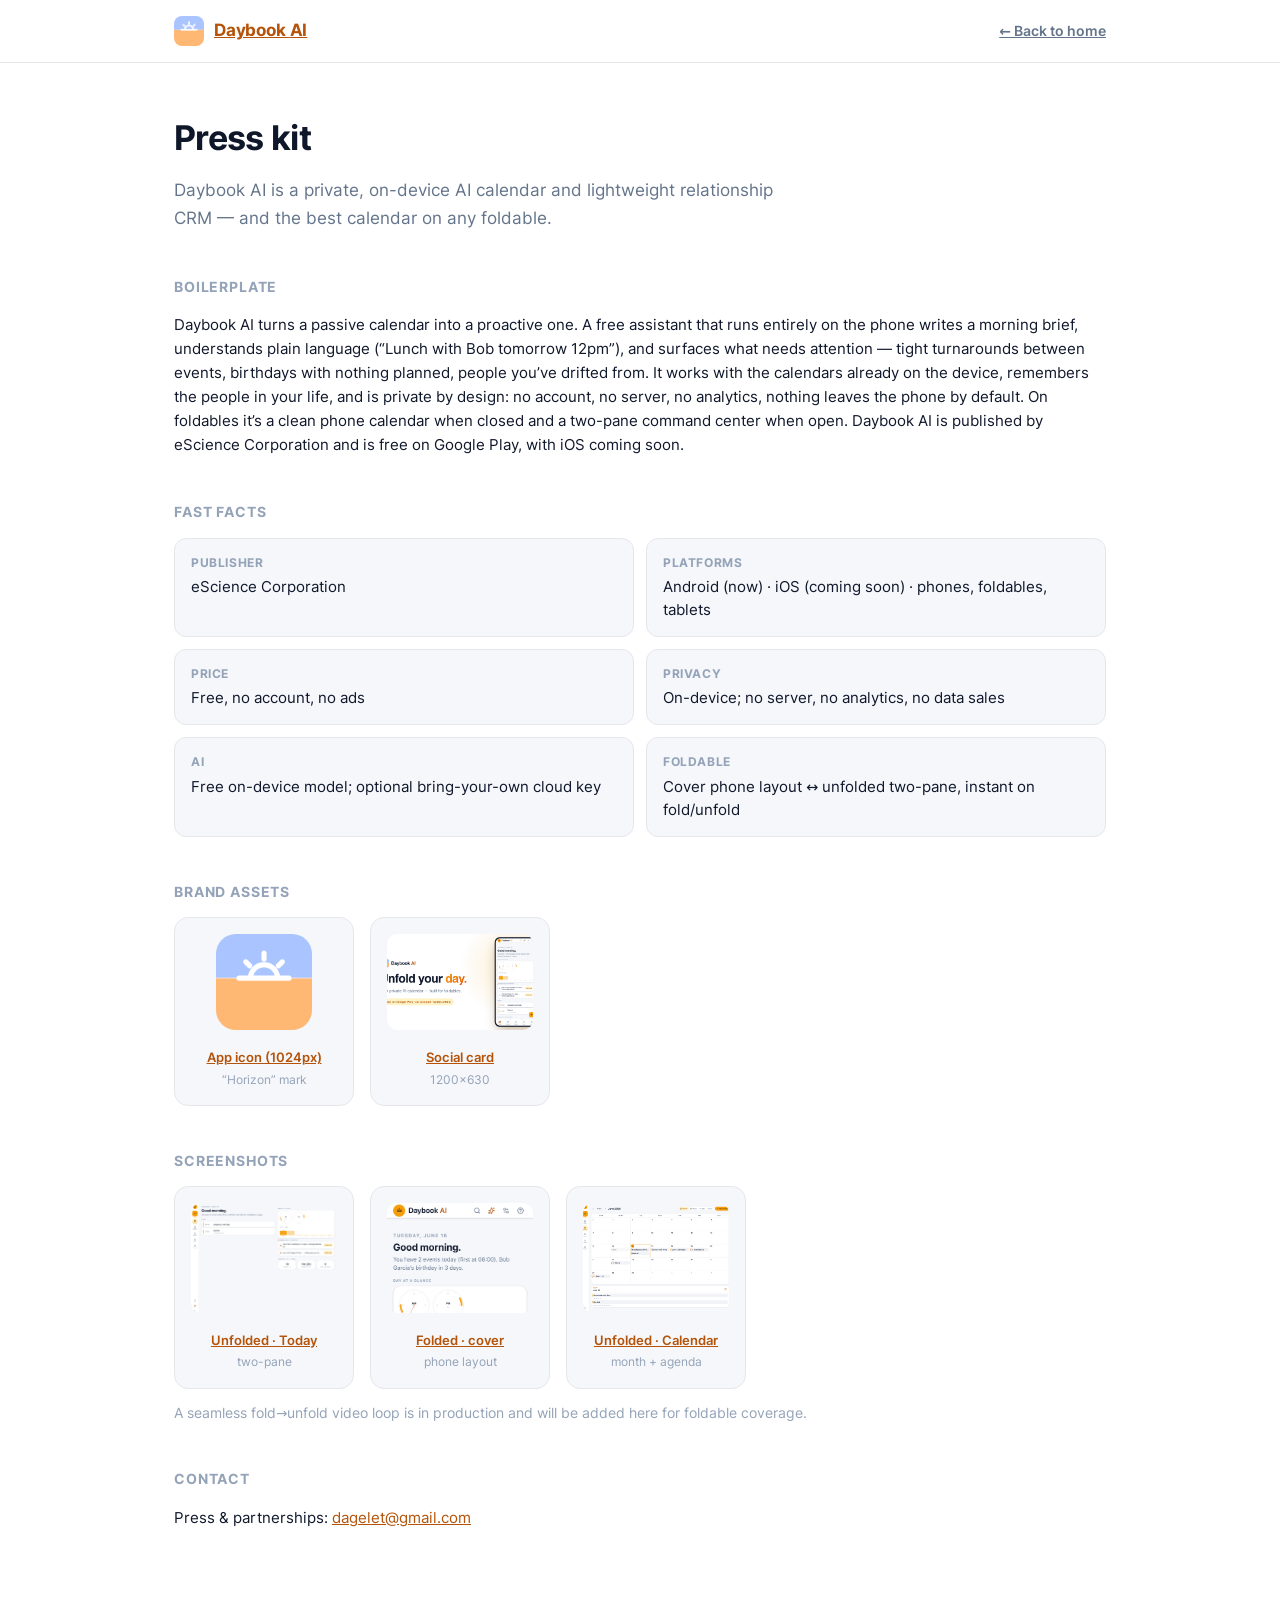
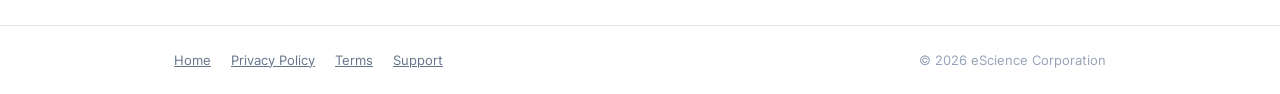
<file: press.html>
<!DOCTYPE html>
<html lang="en">
<head>
<meta charset="utf-8" />
<meta name="viewport" content="width=device-width, initial-scale=1" />
<title>Daybook AI — Press kit</title>
<meta name="description" content="Press kit for Daybook AI — a private, on-device AI calendar built for foldables. Logo, icon, screenshots and boilerplate for journalists." />
<meta name="theme-color" content="#f59e0b" />
<link rel="icon" type="image/png" href="/assets/brand/icon-only.png" />
<link rel="stylesheet" href="/styles.css" />
<style>
  * { box-sizing: border-box; }
  body { margin: 0; background: var(--bg-surface); color: var(--text-primary); font-family: var(--font-sans); -webkit-font-smoothing: antialiased; line-height: 1.6; }
  a { color: var(--brand-ink); }
  .bar { border-bottom: 1px solid var(--border); }
  .bar .row { max-width: 980px; margin: 0 auto; padding: 16px 24px; display: flex; align-items: center; justify-content: space-between; }
  .brand { display: flex; align-items: center; gap: 10px; }
  .brand img { width: 30px; height: 30px; border-radius: 8px; }
  .brand b { font-size: 17px; letter-spacing: -0.01em; }
  .brand b span { color: var(--brand-ink); }
  .back { font-size: 14px; font-weight: 600; color: var(--text-secondary); }
  .wrap { max-width: 980px; margin: 0 auto; padding: 48px 24px 80px; }
  h1 { font-size: 34px; letter-spacing: -0.02em; margin: 0; }
  .lede { color: var(--text-secondary); font-size: 17px; max-width: 640px; margin: 12px 0 0; }
  h2 { font-size: 14px; text-transform: uppercase; letter-spacing: 0.06em; color: var(--text-muted); margin: 44px 0 14px; }
  .facts { display: grid; grid-template-columns: repeat(2,1fr); gap: 12px; }
  .fact { background: var(--bg-app); border: 1px solid var(--border); border-radius: 12px; padding: 14px 16px; font-size: 14.5px; }
  .fact b { display: block; font-size: 12px; text-transform: uppercase; letter-spacing: 0.05em; color: var(--text-muted); margin-bottom: 4px; }
  p { font-size: 15px; }
  .assets { display: flex; gap: 16px; flex-wrap: wrap; }
  .asset { background: var(--bg-app); border: 1px solid var(--border); border-radius: 14px; padding: 16px; text-align: center; width: 180px; }
  .asset img { width: 96px; height: 96px; border-radius: 20px; }
  .asset .shot { width: 100%; height: 110px; object-fit: cover; object-position: top; border-radius: 10px; }
  .asset a { display: block; margin-top: 10px; font-size: 13px; font-weight: 600; }
  .asset span { display: block; font-size: 12px; color: var(--text-muted); margin-top: 2px; }
  footer { border-top: 1px solid var(--border); font-size: 13px; color: var(--text-muted); }
  footer .row { max-width: 980px; margin: 0 auto; padding: 24px; display: flex; gap: 20px; flex-wrap: wrap; }
  footer a { color: var(--text-secondary); }
  @media (max-width:560px){ .facts{grid-template-columns:1fr} }
</style>
</head>
<body>
<div class="bar"><div class="row">
  <a class="brand" href="/"><img src="/assets/brand/icon-only.png" alt="Daybook AI" /><b>Daybook <span>AI</span></b></a>
  <a class="back" href="/">← Back to home</a>
</div></div>

<div class="wrap">
  <h1>Press kit</h1>
  <p class="lede">Daybook AI is a private, on-device AI calendar and lightweight relationship CRM — and the best calendar on any foldable.</p>

  <h2>Boilerplate</h2>
  <p>Daybook AI turns a passive calendar into a proactive one. A free assistant that runs entirely on the phone writes a morning brief, understands plain language (“Lunch with Bob tomorrow 12pm”), and surfaces what needs attention — tight turnarounds between events, birthdays with nothing planned, people you’ve drifted from. It works with the calendars already on the device, remembers the people in your life, and is private by design: no account, no server, no analytics, nothing leaves the phone by default. On foldables it’s a clean phone calendar when closed and a two-pane command center when open. Daybook AI is published by eScience Corporation and is free on Google Play, with iOS coming soon.</p>

  <h2>Fast facts</h2>
  <div class="facts">
    <div class="fact"><b>Publisher</b>eScience Corporation</div>
    <div class="fact"><b>Platforms</b>Android (now) · iOS (coming soon) · phones, foldables, tablets</div>
    <div class="fact"><b>Price</b>Free, no account, no ads</div>
    <div class="fact"><b>Privacy</b>On-device; no server, no analytics, no data sales</div>
    <div class="fact"><b>AI</b>Free on-device model; optional bring-your-own cloud key</div>
    <div class="fact"><b>Foldable</b>Cover phone layout ↔ unfolded two-pane, instant on fold/unfold</div>
  </div>

  <h2>Brand assets</h2>
  <div class="assets">
    <div class="asset"><img src="/assets/brand/icon-only.png" alt="Daybook AI Horizon icon" /><a href="/assets/brand/icon-only.png" download>App icon (1024px)</a><span>“Horizon” mark</span></div>
    <div class="asset"><img src="/assets/og/og-card.png" alt="Daybook AI OG card" style="width:100%;height:96px;object-fit:cover;border-radius:10px;" /><a href="/assets/og/og-card.png" download>Social card</a><span>1200×630</span></div>
  </div>

  <h2>Screenshots</h2>
  <div class="assets">
    <div class="asset"><img class="shot" src="/assets/shots/fold-open-today.png" alt="Unfolded two-pane Today" /><a href="/assets/shots/fold-open-today.png" download>Unfolded · Today</a><span>two-pane</span></div>
    <div class="asset"><img class="shot" src="/assets/shots/fold-cover-today.png" alt="Folded cover Today" /><a href="/assets/shots/fold-cover-today.png" download>Folded · cover</a><span>phone layout</span></div>
    <div class="asset"><img class="shot" src="/assets/shots/fold-open-calendar.png" alt="Unfolded calendar" /><a href="/assets/shots/fold-open-calendar.png" download>Unfolded · Calendar</a><span>month + agenda</span></div>
  </div>
  <p style="font-size:13.5px;color:var(--text-muted);margin-top:14px;">A seamless fold→unfold video loop is in production and will be added here for foldable coverage.</p>

  <h2>Contact</h2>
  <p>Press &amp; partnerships: <a href="mailto:dagelet@gmail.com">dagelet@gmail.com</a></p>
</div>

<footer><div class="row">
  <a href="/">Home</a><a href="/privacy.html">Privacy Policy</a><a href="/terms.html">Terms</a><a href="mailto:dagelet@gmail.com">Support</a>
  <span style="flex:1"></span><span>© 2026 eScience Corporation</span>
</div></footer>
</body>
</html>
</file>
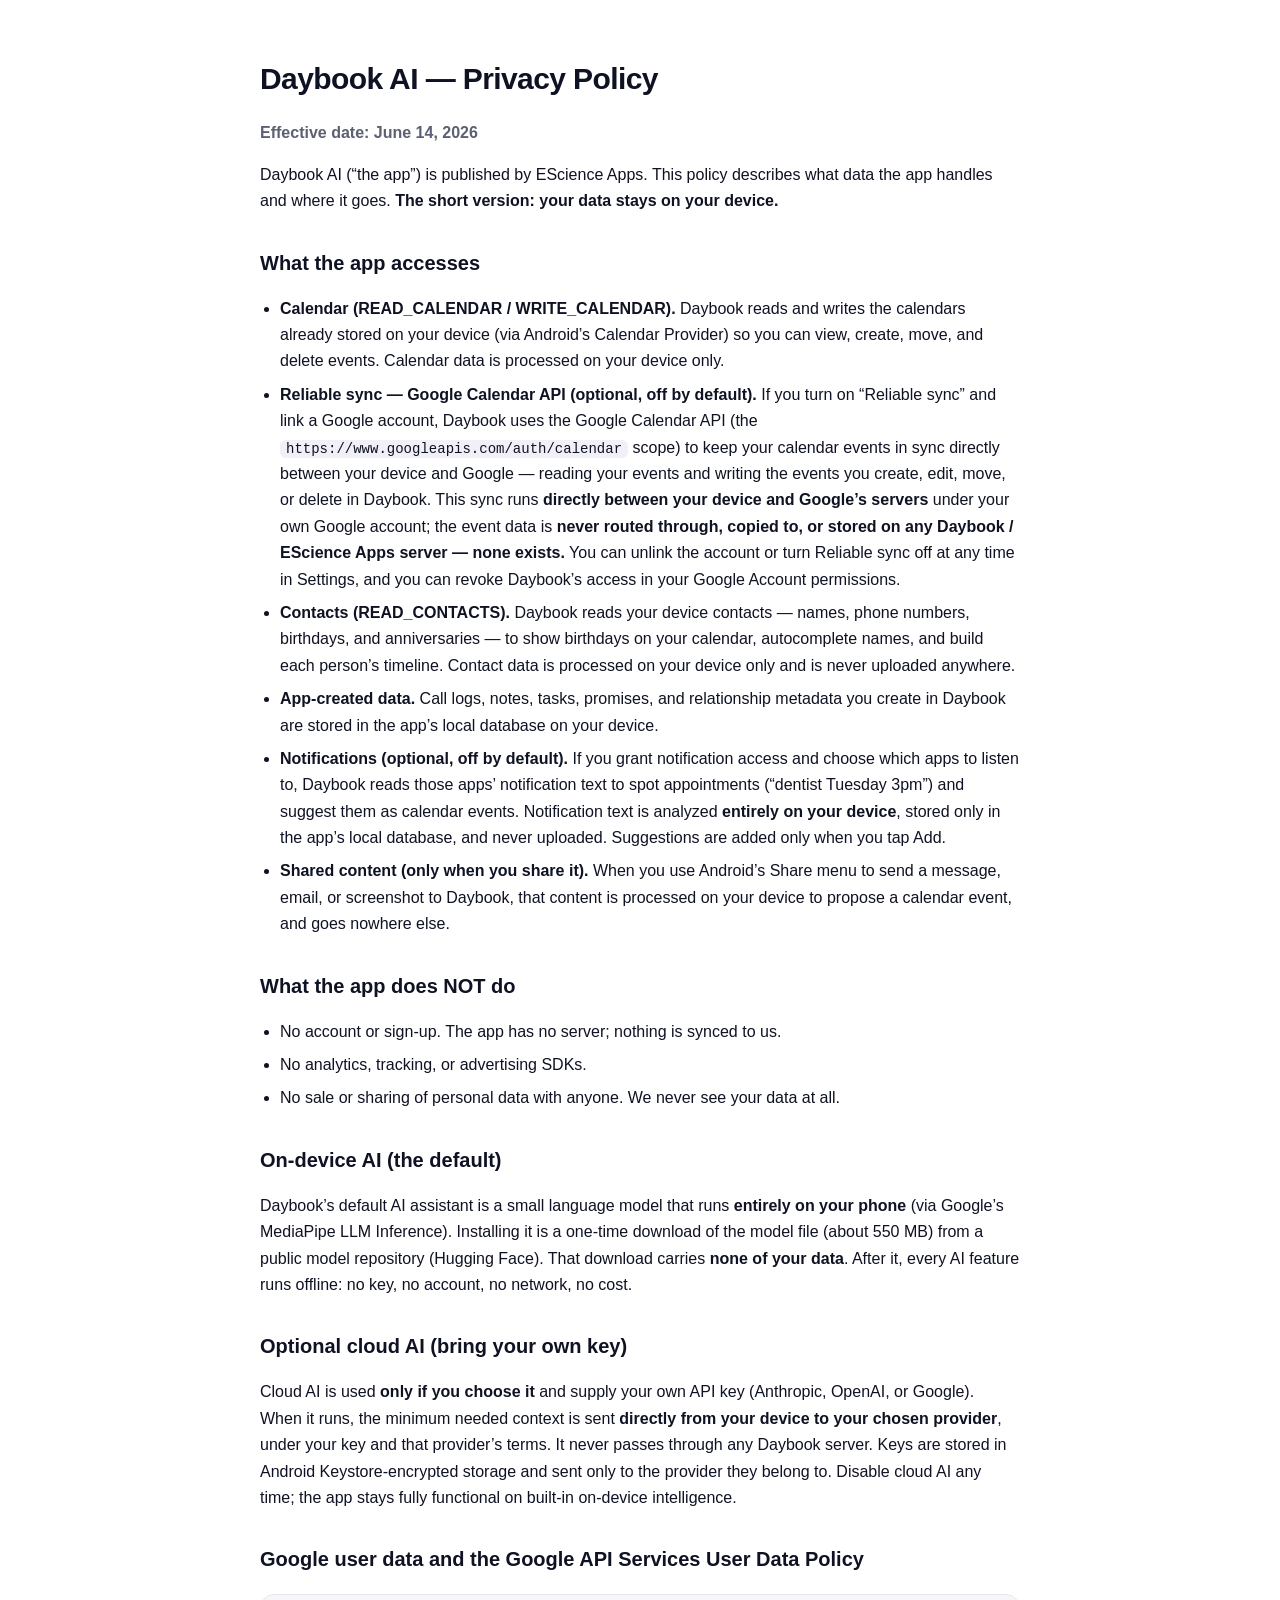
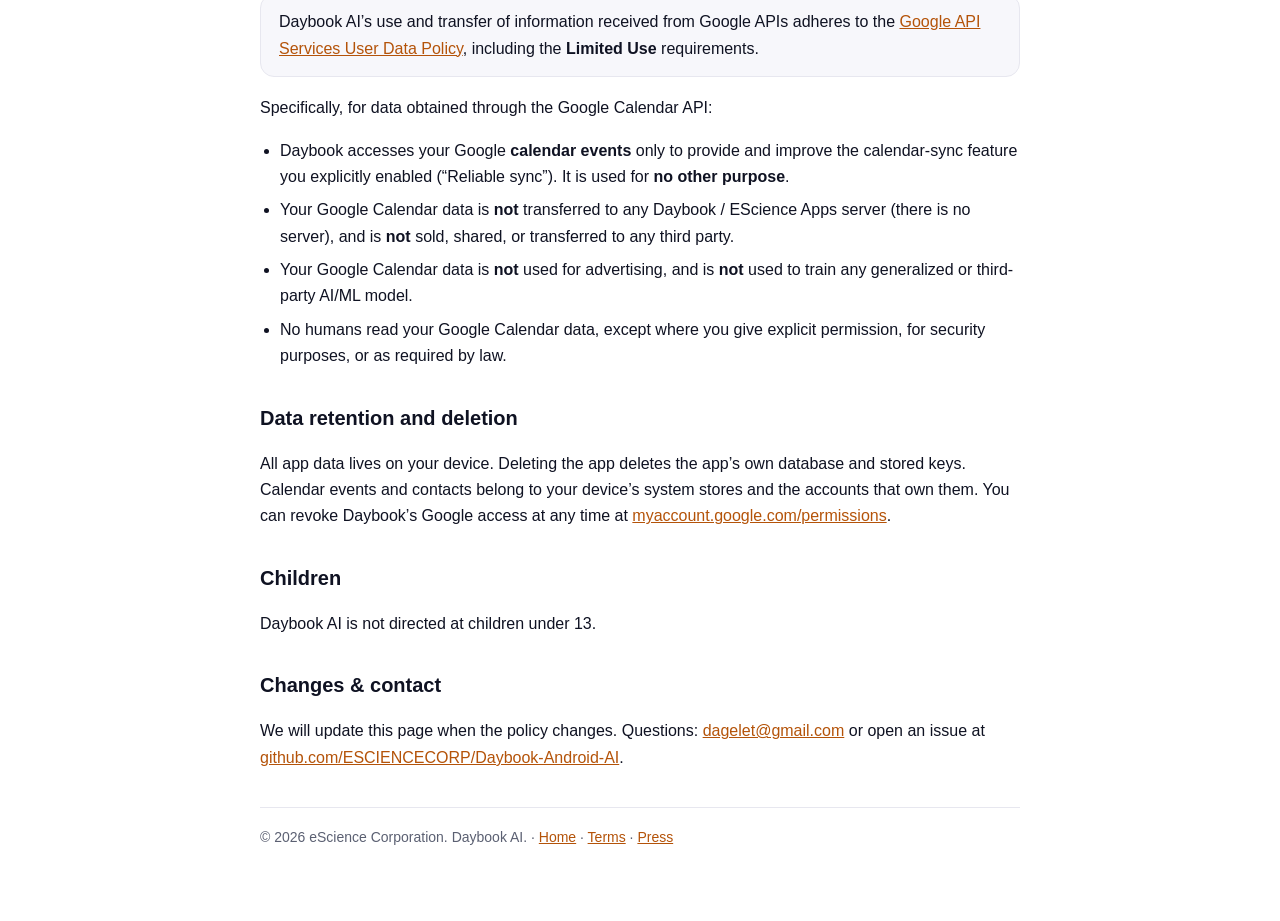
<file: privacy.html>
<!doctype html>
<html lang="en">
<head>
<meta charset="utf-8">
<meta name="viewport" content="width=device-width, initial-scale=1">
<title>Daybook AI — Privacy Policy</title>
<meta name="description" content="Daybook AI privacy policy. Local-first; your data stays on your device. Google Calendar API use follows the Google API Services User Data Policy, including Limited Use.">
<style>
  :root { --brand:#b45309; --ink:#0f1222; --muted:#5b6072; --bg:#fff; --line:#e7e7ef; }
  body { margin:0; font:16px/1.65 -apple-system,BlinkMacSystemFont,"Segoe UI",Roboto,Helvetica,Arial,sans-serif; color:var(--ink); background:var(--bg); }
  .wrap { max-width:760px; margin:0 auto; padding:48px 20px 72px; }
  h1 { font-size:30px; letter-spacing:-.02em; margin:.2em 0; }
  h2 { font-size:20px; margin:1.6em 0 .4em; }
  .eff { color:var(--muted); }
  a { color:var(--brand); }
  ul { padding-left:20px; } li { margin:7px 0; }
  .tldr { background:#f7f7fb; border:1px solid var(--line); border-radius:14px; padding:14px 18px; margin:18px 0; }
  footer { margin-top:36px; color:var(--muted); font-size:14px; border-top:1px solid var(--line); padding-top:18px; }
  code { background:#f1f0f7; padding:1px 6px; border-radius:6px; font-size:14px; }
</style>
</head>
<body>
<div class="wrap">
  <h1>Daybook AI — Privacy Policy</h1>
  <p class="eff"><strong>Effective date: June 14, 2026</strong></p>
  <p>Daybook AI (“the app”) is published by EScience Apps. This policy describes what data the app handles and where it goes. <strong>The short version: your data stays on your device.</strong></p>

  <h2>What the app accesses</h2>
  <ul>
    <li><strong>Calendar (READ_CALENDAR / WRITE_CALENDAR).</strong> Daybook reads and writes the calendars already stored on your device (via Android’s Calendar Provider) so you can view, create, move, and delete events. Calendar data is processed on your device only.</li>
    <li><strong>Reliable sync — Google Calendar API (optional, off by default).</strong> If you turn on “Reliable sync” and link a Google account, Daybook uses the Google Calendar API (the <code>https://www.googleapis.com/auth/calendar</code> scope) to keep your calendar events in sync directly between your device and Google — reading your events and writing the events you create, edit, move, or delete in Daybook. This sync runs <strong>directly between your device and Google’s servers</strong> under your own Google account; the event data is <strong>never routed through, copied to, or stored on any Daybook / EScience Apps server — none exists.</strong> You can unlink the account or turn Reliable sync off at any time in Settings, and you can revoke Daybook’s access in your Google Account permissions.</li>
    <li><strong>Contacts (READ_CONTACTS).</strong> Daybook reads your device contacts — names, phone numbers, birthdays, and anniversaries — to show birthdays on your calendar, autocomplete names, and build each person’s timeline. Contact data is processed on your device only and is never uploaded anywhere.</li>
    <li><strong>App-created data.</strong> Call logs, notes, tasks, promises, and relationship metadata you create in Daybook are stored in the app’s local database on your device.</li>
    <li><strong>Notifications (optional, off by default).</strong> If you grant notification access and choose which apps to listen to, Daybook reads those apps’ notification text to spot appointments (“dentist Tuesday 3pm”) and suggest them as calendar events. Notification text is analyzed <strong>entirely on your device</strong>, stored only in the app’s local database, and never uploaded. Suggestions are added only when you tap Add.</li>
    <li><strong>Shared content (only when you share it).</strong> When you use Android’s Share menu to send a message, email, or screenshot to Daybook, that content is processed on your device to propose a calendar event, and goes nowhere else.</li>
  </ul>

  <h2>What the app does NOT do</h2>
  <ul>
    <li>No account or sign-up. The app has no server; nothing is synced to us.</li>
    <li>No analytics, tracking, or advertising SDKs.</li>
    <li>No sale or sharing of personal data with anyone. We never see your data at all.</li>
  </ul>

  <h2>On-device AI (the default)</h2>
  <p>Daybook’s default AI assistant is a small language model that runs <strong>entirely on your phone</strong> (via Google’s MediaPipe LLM Inference). Installing it is a one-time download of the model file (about 550&nbsp;MB) from a public model repository (Hugging Face). That download carries <strong>none of your data</strong>. After it, every AI feature runs offline: no key, no account, no network, no cost.</p>

  <h2>Optional cloud AI (bring your own key)</h2>
  <p>Cloud AI is used <strong>only if you choose it</strong> and supply your own API key (Anthropic, OpenAI, or Google). When it runs, the minimum needed context is sent <strong>directly from your device to your chosen provider</strong>, under your key and that provider’s terms. It never passes through any Daybook server. Keys are stored in Android Keystore-encrypted storage and sent only to the provider they belong to. Disable cloud AI any time; the app stays fully functional on built-in on-device intelligence.</p>

  <h2>Google user data and the Google API Services User Data Policy</h2>
  <div class="tldr">Daybook AI’s use and transfer of information received from Google APIs adheres to the <a href="https://developers.google.com/terms/api-services-user-data-policy">Google API Services User Data Policy</a>, including the <strong>Limited Use</strong> requirements.</div>
  <p>Specifically, for data obtained through the Google Calendar API:</p>
  <ul>
    <li>Daybook accesses your Google <strong>calendar events</strong> only to provide and improve the calendar-sync feature you explicitly enabled (“Reliable sync”). It is used for <strong>no other purpose</strong>.</li>
    <li>Your Google Calendar data is <strong>not</strong> transferred to any Daybook / EScience Apps server (there is no server), and is <strong>not</strong> sold, shared, or transferred to any third party.</li>
    <li>Your Google Calendar data is <strong>not</strong> used for advertising, and is <strong>not</strong> used to train any generalized or third-party AI/ML model.</li>
    <li>No humans read your Google Calendar data, except where you give explicit permission, for security purposes, or as required by law.</li>
  </ul>

  <h2>Data retention and deletion</h2>
  <p>All app data lives on your device. Deleting the app deletes the app’s own database and stored keys. Calendar events and contacts belong to your device’s system stores and the accounts that own them. You can revoke Daybook’s Google access at any time at <a href="https://myaccount.google.com/permissions">myaccount.google.com/permissions</a>.</p>

  <h2>Children</h2>
  <p>Daybook AI is not directed at children under 13.</p>

  <h2>Changes &amp; contact</h2>
  <p>We will update this page when the policy changes. Questions: <a href="mailto:dagelet@gmail.com">dagelet@gmail.com</a> or open an issue at <a href="https://github.com/ESCIENCECORP/Daybook-Android-AI">github.com/ESCIENCECORP/Daybook-Android-AI</a>.</p>

  <footer>© 2026 eScience Corporation. Daybook AI. · <a href="/">Home</a> · <a href="/terms.html">Terms</a> · <a href="/press.html">Press</a></footer>
</div>
</body>
</html>
</file>
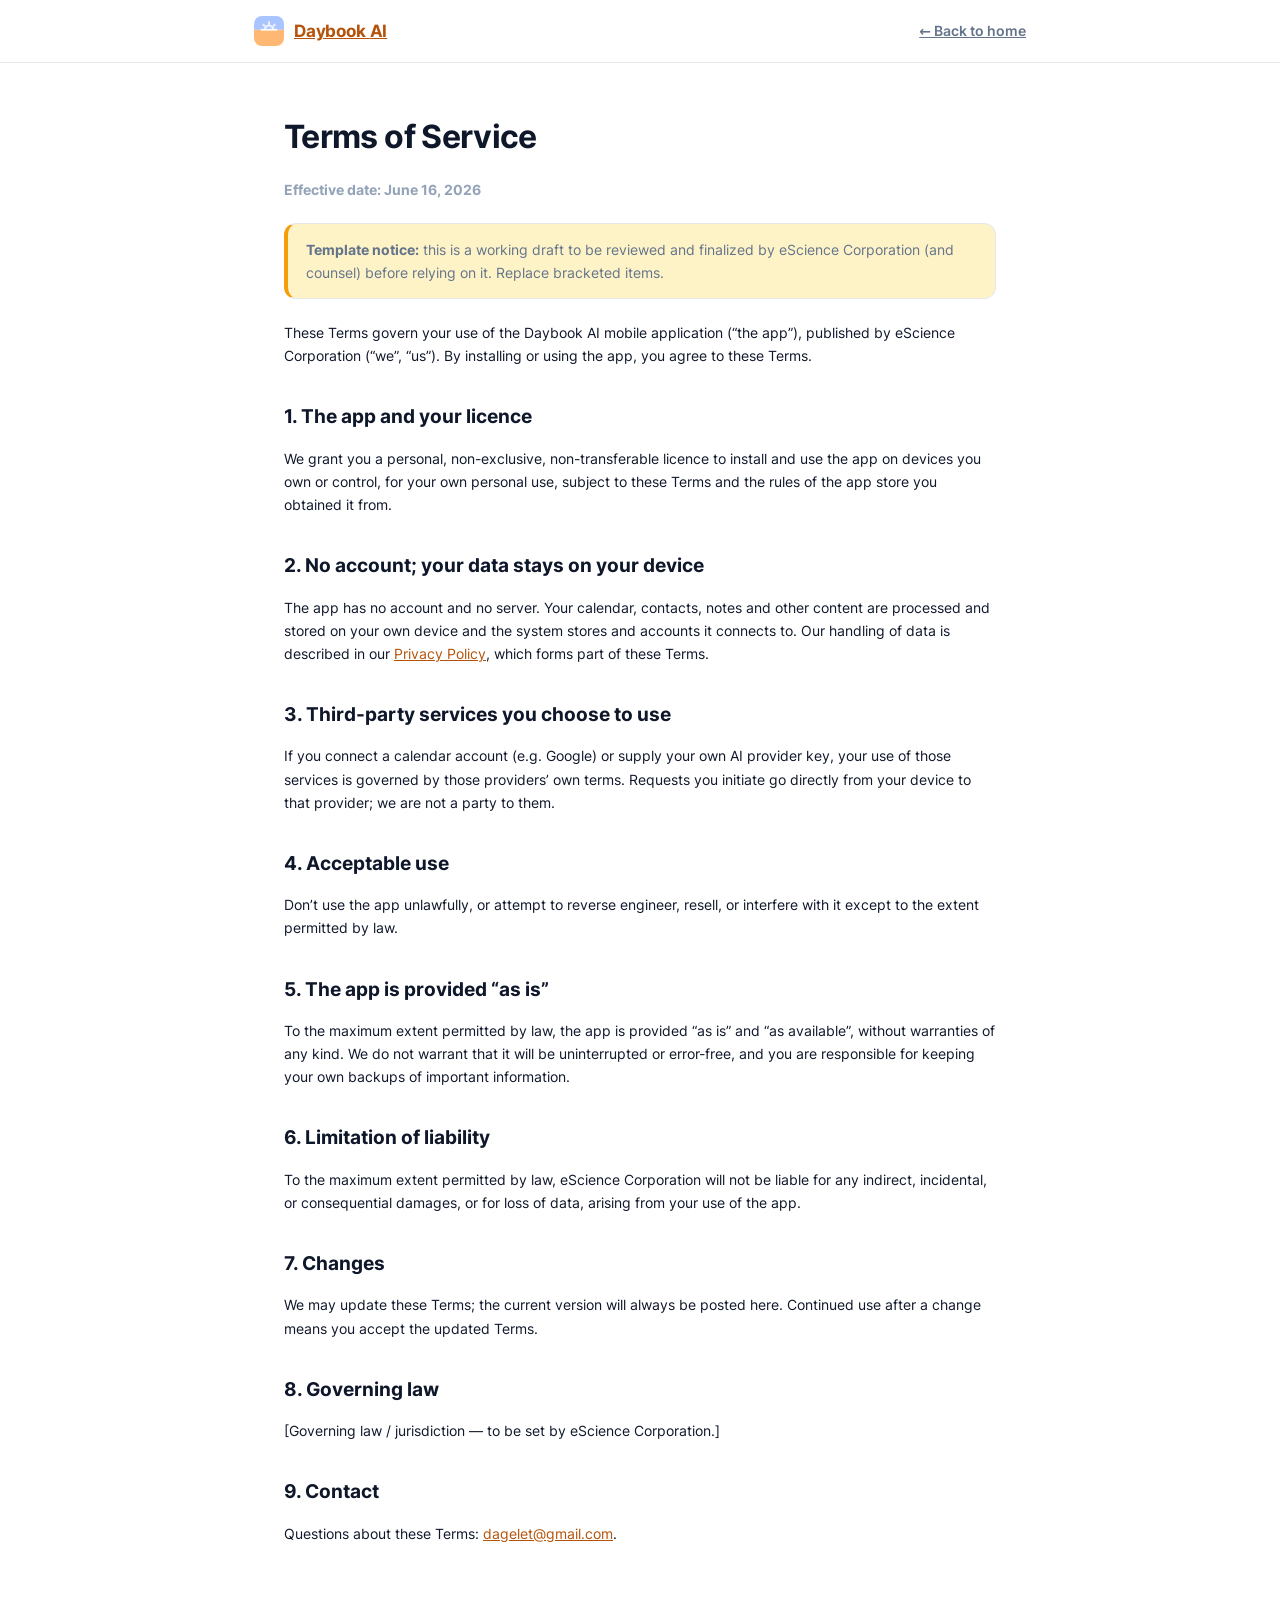
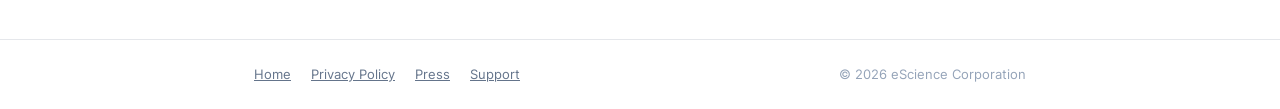
<file: terms.html>
<!DOCTYPE html>
<html lang="en">
<head>
<meta charset="utf-8" />
<meta name="viewport" content="width=device-width, initial-scale=1" />
<title>Daybook AI — Terms of Service</title>
<meta name="description" content="Daybook AI Terms of Service." />
<meta name="theme-color" content="#f59e0b" />
<link rel="icon" type="image/png" href="/assets/brand/icon-only.png" />
<link rel="stylesheet" href="/styles.css" />
<style>
  * { box-sizing: border-box; }
  body { margin: 0; background: var(--bg-surface); color: var(--text-primary); font-family: var(--font-sans); -webkit-font-smoothing: antialiased; line-height: 1.65; }
  a { color: var(--brand-ink); }
  .bar { border-bottom: 1px solid var(--border); }
  .bar .row { max-width: 820px; margin: 0 auto; padding: 16px 24px; display: flex; align-items: center; justify-content: space-between; }
  .brand { display: flex; align-items: center; gap: 10px; }
  .brand img { width: 30px; height: 30px; border-radius: 8px; }
  .brand b { font-size: 17px; letter-spacing: -0.01em; }
  .brand b span { color: var(--brand-ink); }
  .back { font-size: 14px; font-weight: 600; color: var(--text-secondary); }
  .wrap { max-width: 760px; margin: 0 auto; padding: 48px 24px 80px; }
  h1 { font-size: 32px; letter-spacing: -0.02em; margin: 0 0 4px; }
  .eff { color: var(--text-muted); font-size: 14px; }
  h2 { font-size: 19px; margin: 1.8em 0 0.4em; }
  .note { background: var(--brand-primary-soft); border: 1px solid var(--border); border-left: 4px solid var(--brand-primary); border-radius: 12px; padding: 14px 18px; margin: 22px 0; font-size: 14px; color: var(--text-secondary); }
  footer { border-top: 1px solid var(--border); font-size: 13px; color: var(--text-muted); }
  footer .row { max-width: 820px; margin: 0 auto; padding: 24px; display: flex; gap: 20px; flex-wrap: wrap; }
  footer a { color: var(--text-secondary); }
</style>
</head>
<body>
<div class="bar"><div class="row">
  <a class="brand" href="/"><img src="/assets/brand/icon-only.png" alt="Daybook AI" /><b>Daybook <span>AI</span></b></a>
  <a class="back" href="/">← Back to home</a>
</div></div>

<div class="wrap">
  <h1>Terms of Service</h1>
  <p class="eff"><strong>Effective date: June 16, 2026</strong></p>

  <div class="note"><strong>Template notice:</strong> this is a working draft to be reviewed and finalized by eScience Corporation (and counsel) before relying on it. Replace bracketed items.</div>

  <p>These Terms govern your use of the Daybook AI mobile application (“the app”), published by eScience Corporation (“we”, “us”). By installing or using the app, you agree to these Terms.</p>

  <h2>1. The app and your licence</h2>
  <p>We grant you a personal, non-exclusive, non-transferable licence to install and use the app on devices you own or control, for your own personal use, subject to these Terms and the rules of the app store you obtained it from.</p>

  <h2>2. No account; your data stays on your device</h2>
  <p>The app has no account and no server. Your calendar, contacts, notes and other content are processed and stored on your own device and the system stores and accounts it connects to. Our handling of data is described in our <a href="/privacy.html">Privacy Policy</a>, which forms part of these Terms.</p>

  <h2>3. Third-party services you choose to use</h2>
  <p>If you connect a calendar account (e.g. Google) or supply your own AI provider key, your use of those services is governed by those providers’ own terms. Requests you initiate go directly from your device to that provider; we are not a party to them.</p>

  <h2>4. Acceptable use</h2>
  <p>Don’t use the app unlawfully, or attempt to reverse engineer, resell, or interfere with it except to the extent permitted by law.</p>

  <h2>5. The app is provided “as is”</h2>
  <p>To the maximum extent permitted by law, the app is provided “as is” and “as available”, without warranties of any kind. We do not warrant that it will be uninterrupted or error-free, and you are responsible for keeping your own backups of important information.</p>

  <h2>6. Limitation of liability</h2>
  <p>To the maximum extent permitted by law, eScience Corporation will not be liable for any indirect, incidental, or consequential damages, or for loss of data, arising from your use of the app.</p>

  <h2>7. Changes</h2>
  <p>We may update these Terms; the current version will always be posted here. Continued use after a change means you accept the updated Terms.</p>

  <h2>8. Governing law</h2>
  <p>[Governing law / jurisdiction — to be set by eScience Corporation.]</p>

  <h2>9. Contact</h2>
  <p>Questions about these Terms: <a href="mailto:dagelet@gmail.com">dagelet@gmail.com</a>.</p>
</div>

<footer><div class="row">
  <a href="/">Home</a><a href="/privacy.html">Privacy Policy</a><a href="/press.html">Press</a><a href="mailto:dagelet@gmail.com">Support</a>
  <span style="flex:1"></span><span>© 2026 eScience Corporation</span>
</div></footer>
</body>
</html>
</file>
<file: styles.css>
/* ============================================================
   Daybook AI — Design System
   Global stylesheet entry point. Consumers link THIS file only.
   Keep this as @import lines exclusively — no rules here.
   ============================================================ */

@import './tokens/fonts.css';
@import './tokens/colors.css';
@import './tokens/typography.css';
@import './tokens/spacing.css';
@import './tokens/base.css';
</file>
